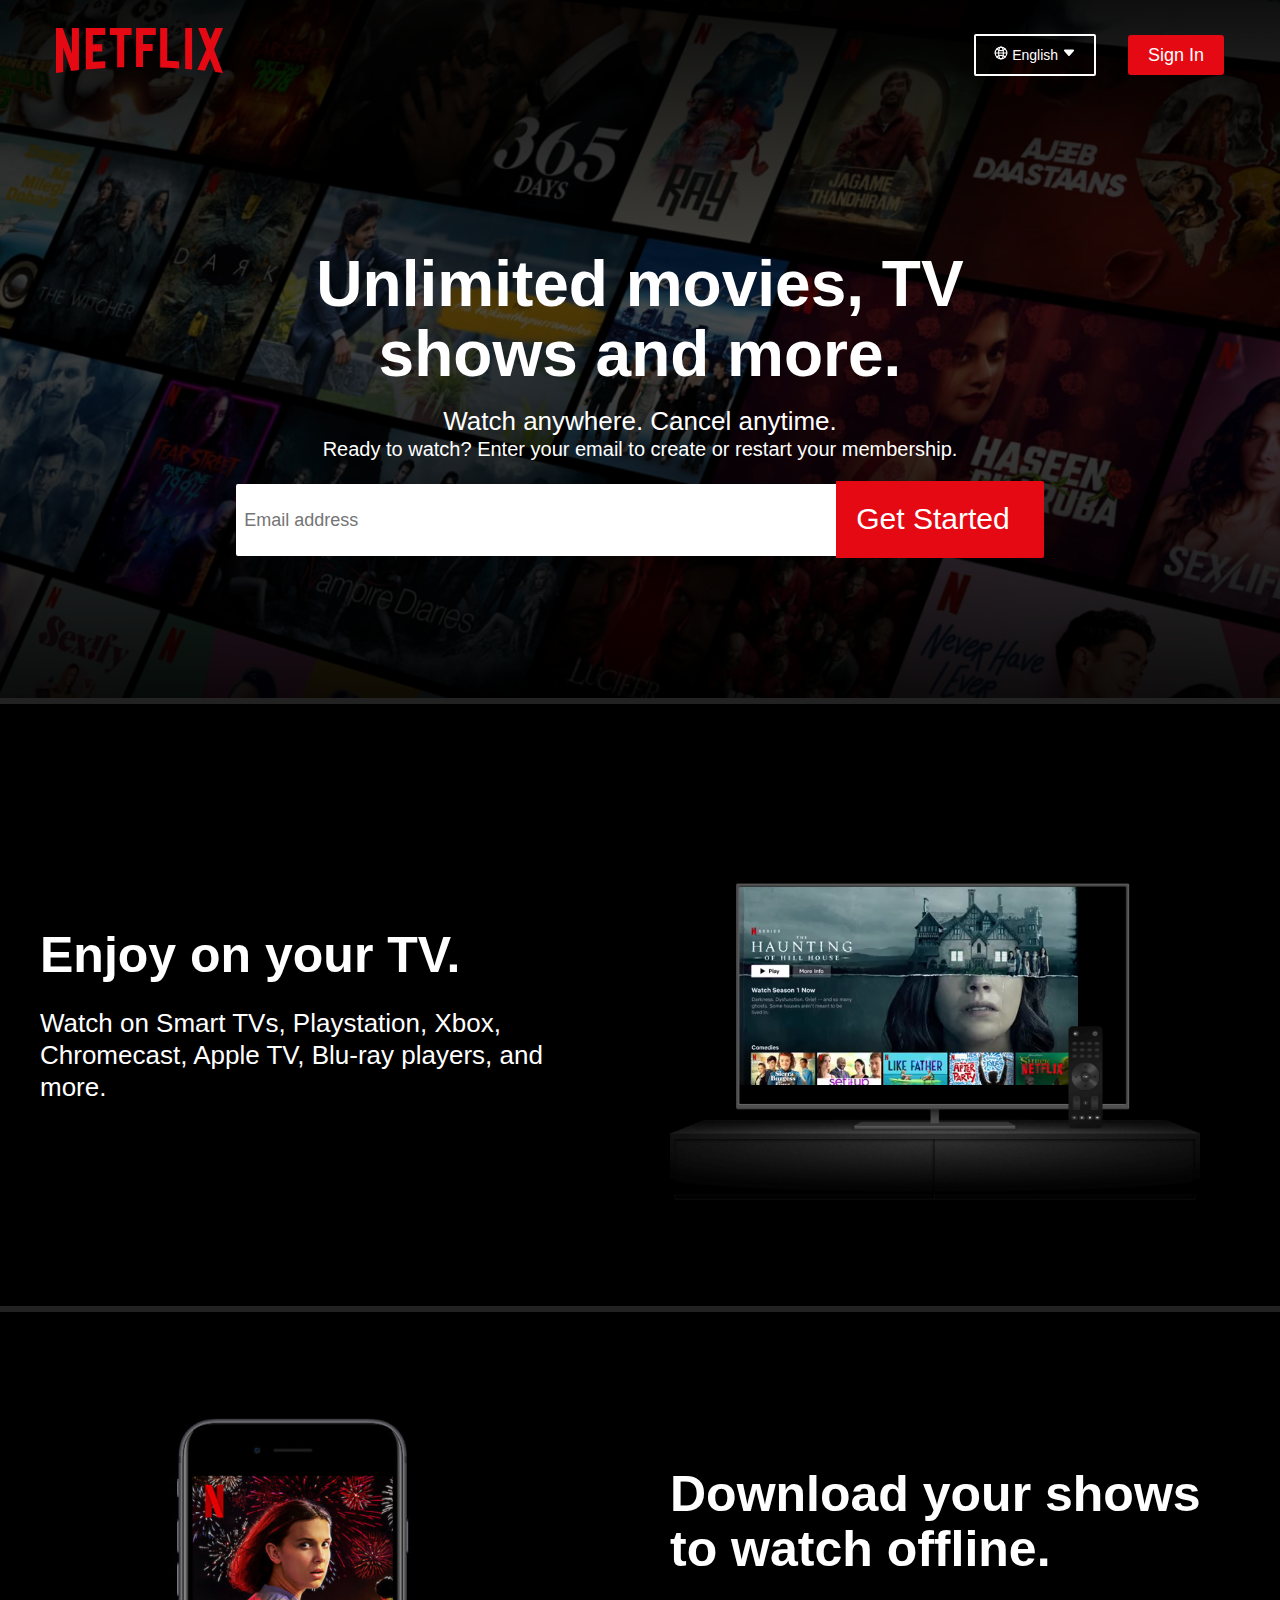
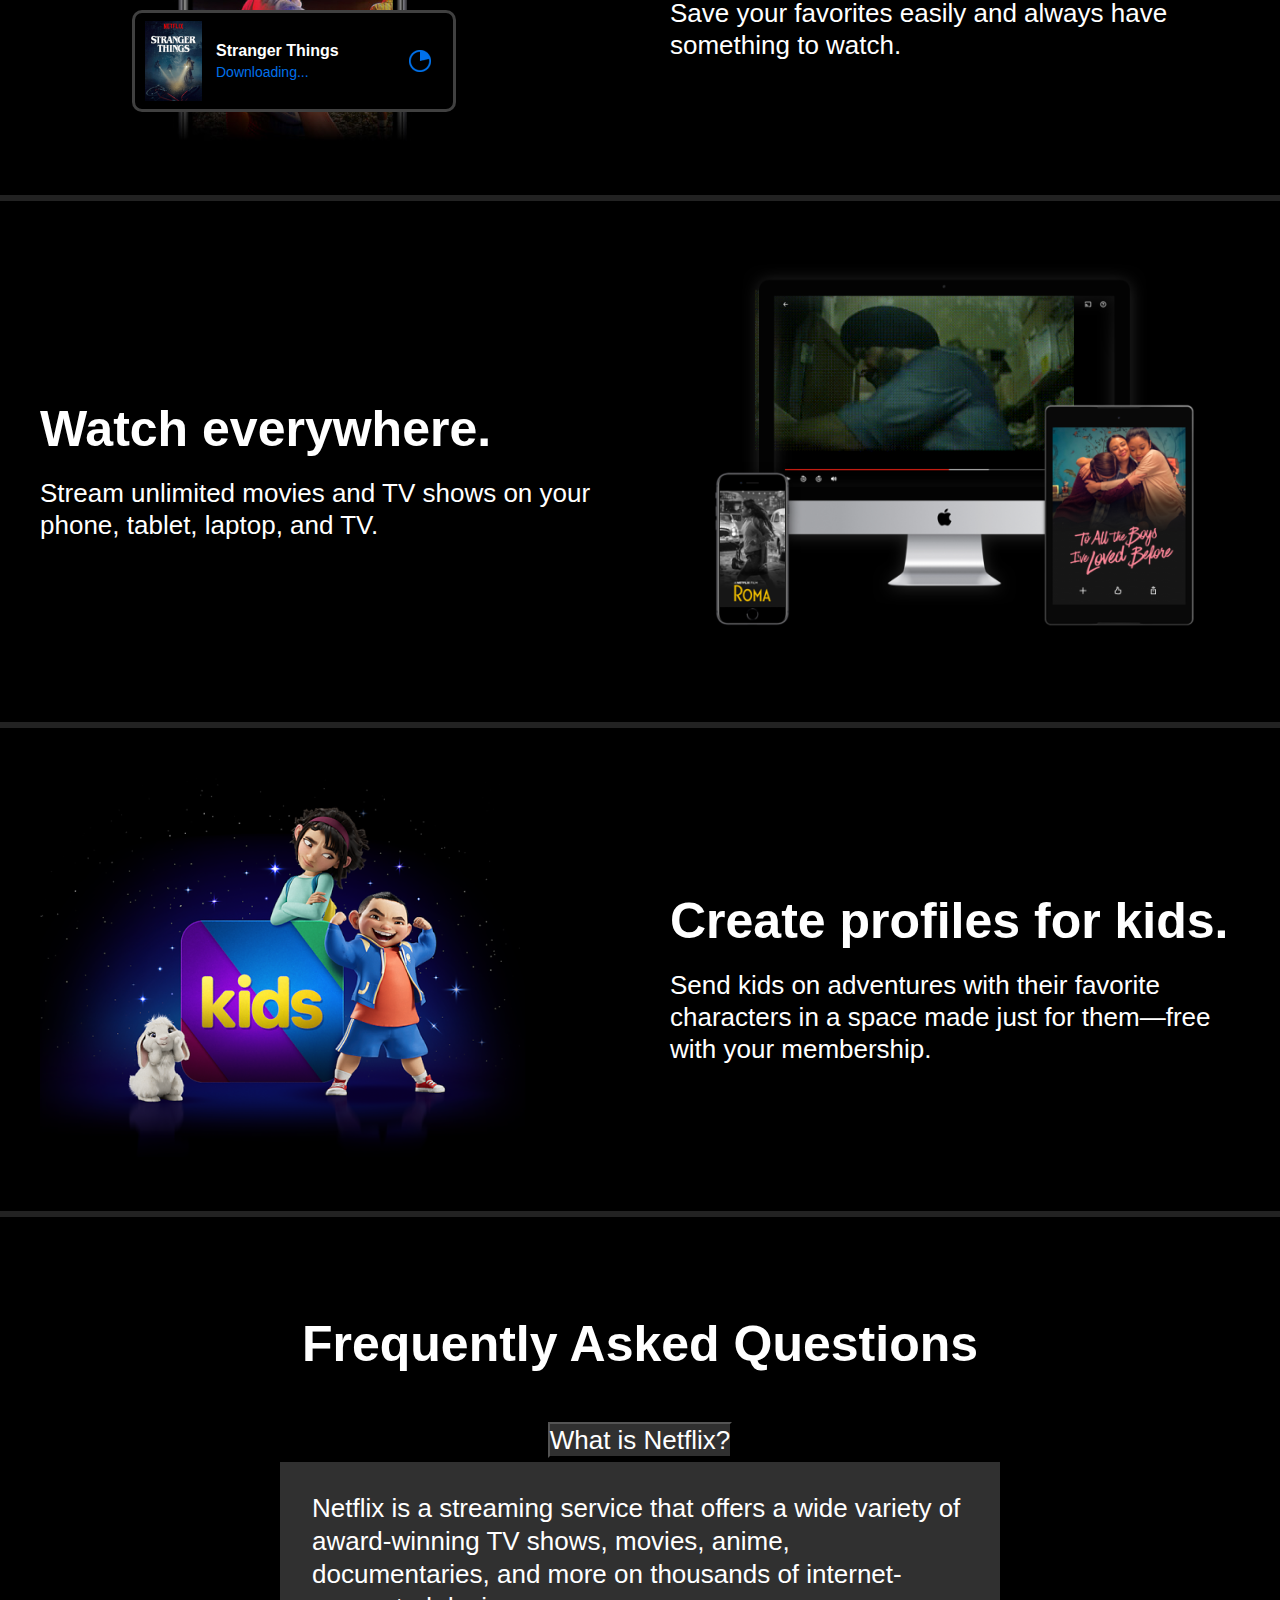
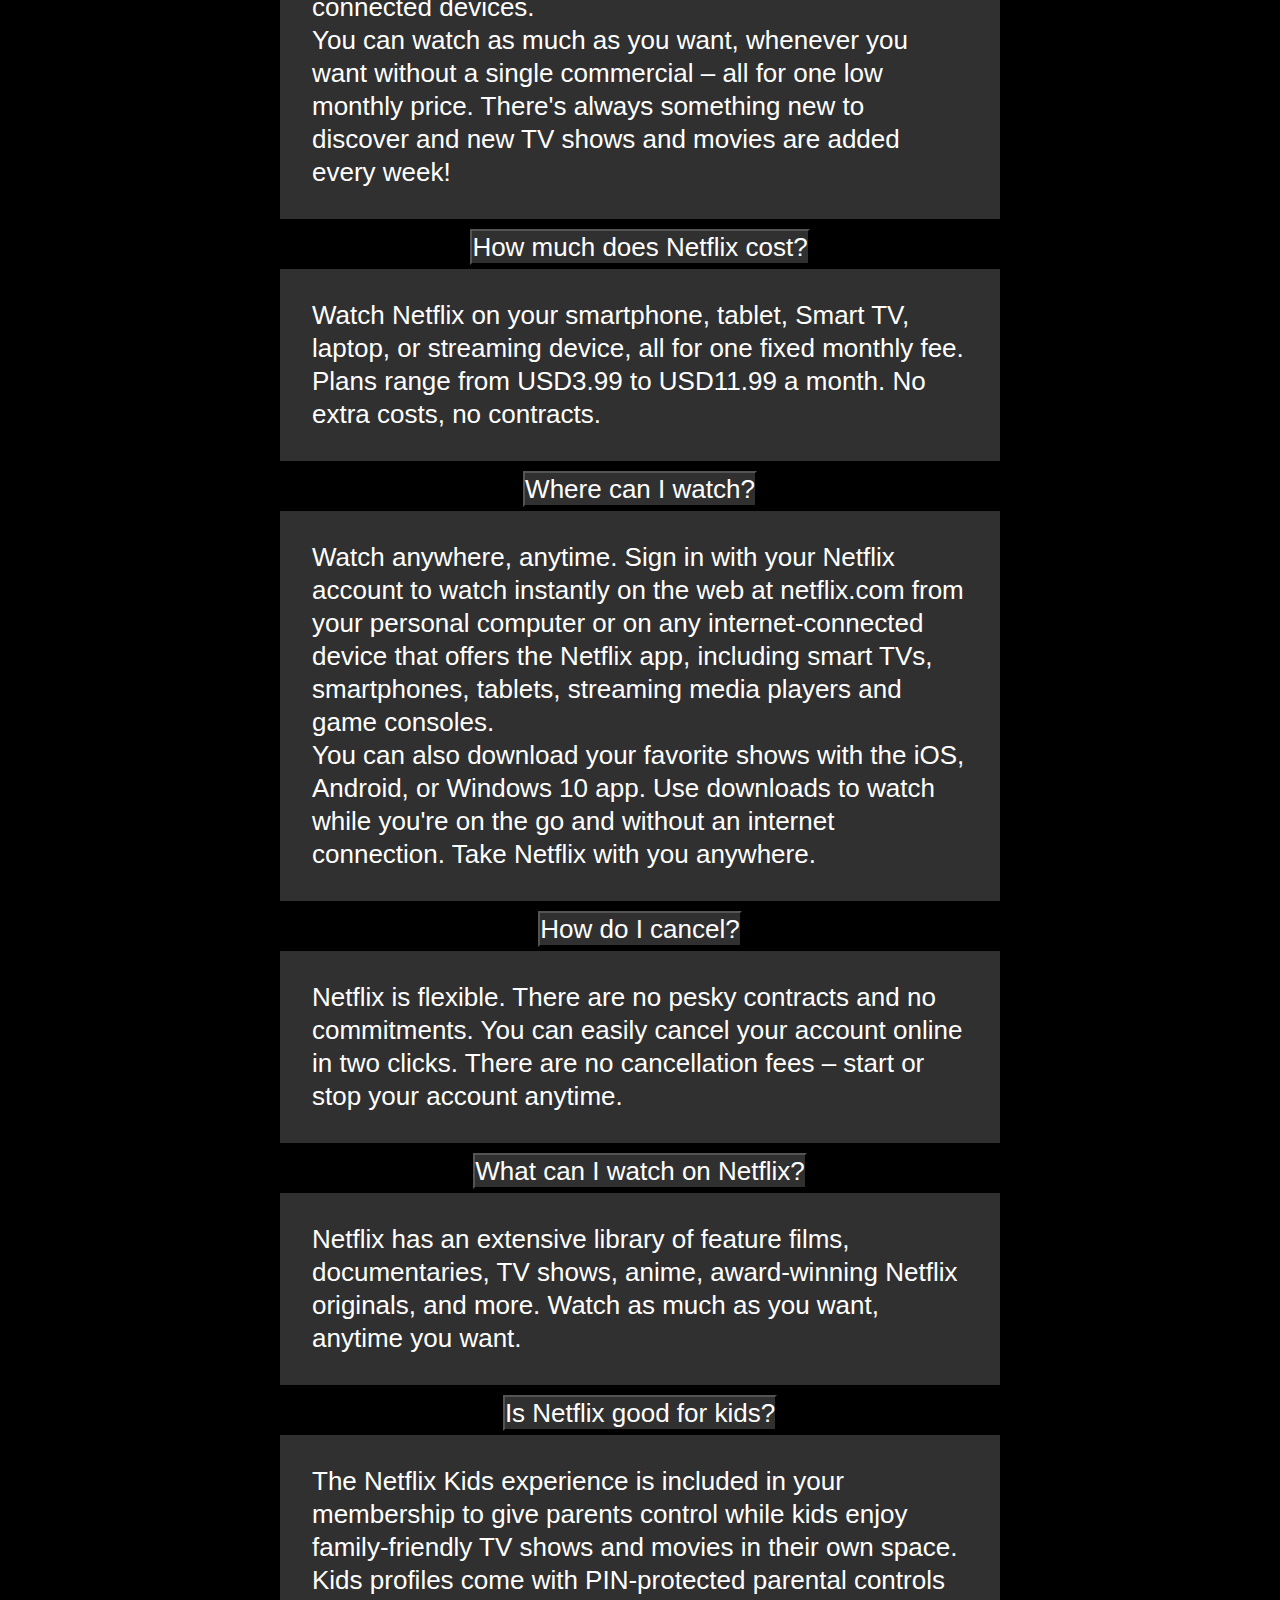
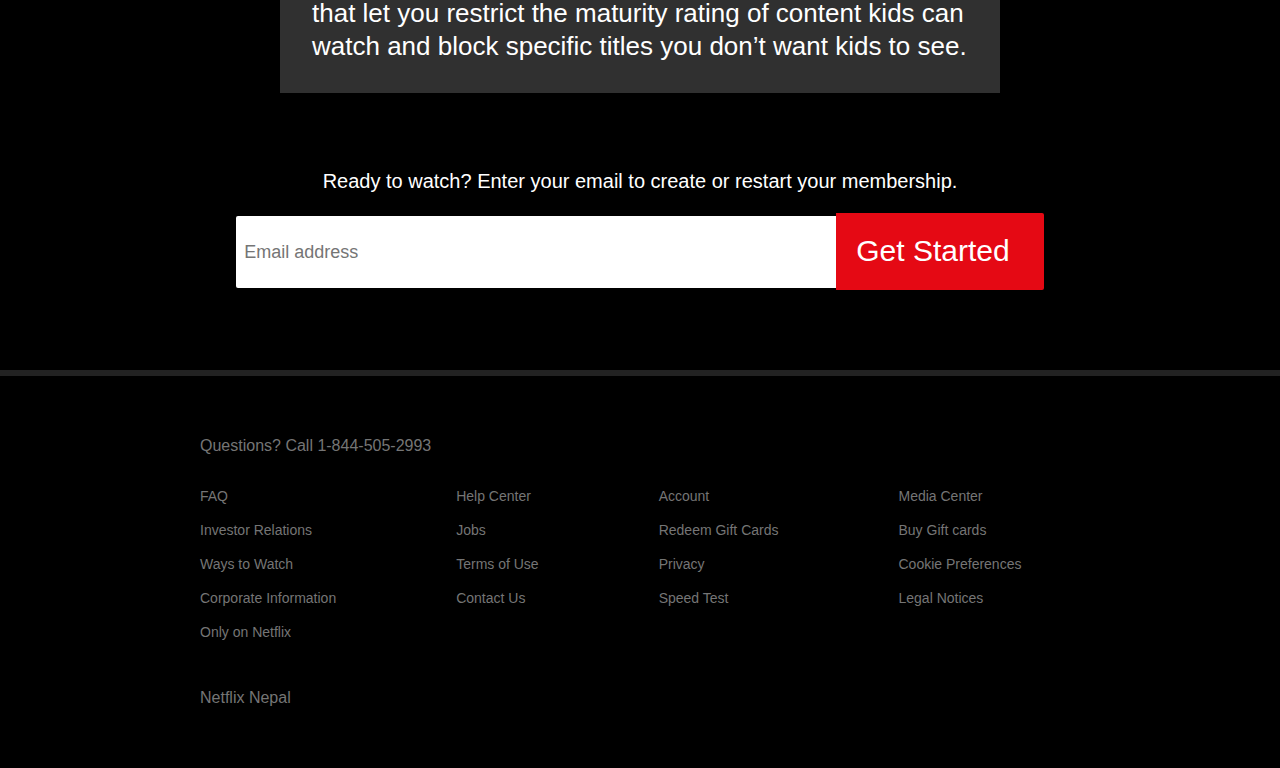
<file: index.html>
<!DOCTYPE html>
<html lang="en">

<head>
    <meta charset="UTF-8">
    <meta http-equiv="X-UA-Compatible" content="IE=edge">
    <meta name="viewport" content="width=device-width, initial-scale=1.0">
    <title>Myflix Nepal</title>
    <link rel="stylesheet" href="style.css">
    <link rel="stylesheet" href="https://use.fontawesome.com/releases/v5.15.4/css/all.css"
        integrity="sha384-DyZ88mC6Up2uqS4h/KRgHuoeGwBcD4Ng9SiP4dIRy0EXTlnuz47vAwmeGwVChigm" crossorigin="anonymous">
        
    <!-- favicon -->
    <link rel="shortcut icon" href="images/favicon.png" type="image/png">

    <!-- bootstrap -->
    <!-- Bootstrap CSS -->
    <link href="https://cdn.jsdelivr.net/npm/bootstrap@5.1.3/dist/css/bootstrap.min.css" rel="stylesheet"
        integrity="sha384-1BmE4kWBq78iYhFldvKuhfTAU6auU8tT94WrHftjDbrCEXSU1oBoqyl2QvZ6jIW3" crossorigin="anonymous">

</head>

<body>
    <header class="header">
        <div class="container">
            <!-- navbar -->
            <nav class="navbar-contents">
                <div class="navbar-logo">
                    <a href="./index.html"><img src="logos/netflix-logo.svg" alt="" class="logo img-responsive"></a>
                </div>
                <div class="navbar-links">
                    <a href="#" class="language-selector">
                        <img src="logos/nav_outline_earth.svg" alt=""> English <img src="logos/nav-down-fill.svg"
                            alt="">
                    </a>
                    <a href="./signin.html" class="sign-in">Sign In</a>
                </div>
            </nav>
            <!-- hero -->
            <div class="hero">
                <div class="hero-contents">
                    <h1 class="title">Unlimited movies, TV shows and more.</h1>
                    <p class="feature-discription">Watch anywhere. Cancel anytime.</p>
                    <p class="sub-title">Ready to watch? Enter your email to create or restart your membership.</p>
                    <div class="input-btn">
                        <input type="Email" class="input" placeholder="Email address">
                        <a href="" class="btnn">Get Started<i class="fas fa-chevron-right"></i></a>
                    </div>
                </div>
            </div>
        </div>
    </header>
    <hr class="seperator">
    <!-- section - 1-->
    <section class="features">
        <div class="container">
            <div class="features-contents">
                <!-- feature-1 -->
                <div class="features">
                    <div class="feature-info">
                        <h2 class="feature-title">Enjoy on your TV.</h2>
                        <p class="feature-discription">Watch on Smart TVs, Playstation, Xbox, Chromecast, Apple TV,
                            Blu-ray
                            players, and more.</p>
                    </div>
                    <div class="feature-img">
                        <img src="images/sec-1-img.png" alt="" class="img-responsive feature-img-main">
                        <video class="feature-img-vid" autoplay loop> 
                            <source src="./video/video-tv-0819.m4v" type="video/mp4">
                        </video>
                    </div>
                </div>
            </div>
        </div>
    </section>
    <hr class="seperator features-seperator">
    <!-- section 2 -->
    <section>
        <div class="container">
            <div class="features-contents">
                <!-- feature-2 -->
                <div class="features reverse">
                    <div class="feature-info">
                        <h3 class="feature-title">Download your shows to watch offline.</h3>
                        <p class="feature-discription">Save your favorites easily and always have something to watch.
                        </p>
                    </div>
                    <div class="feature-img">
                        <img src="images/sec-2-mob-main.png" alt="" class="img-responsive">
                        <div class="card-items">
                            <img src="images/sec-mob-no-2.png" alt="">
                            <div class="card-block">
                                <p class="card-title">Stranger Things</p>
                                <p class="card-download">Downloading...</p>
                            </div>
                            <img src="images/download-icon.png" alt="" class="download-icon">
                        </div>
                    </div>
                </div>
            </div>
        </div>
    </section>
    <hr class="seperator features-seperator">
    <!-- section-3 -->
    <section>
        <div class="container">
            <div class="features-contents">
                <!-- feature-2 -->
                <div class="features">
                    <div class="feature-info">
                        <h4 class="feature-title">Watch everywhere.</h4>
                        <p class="feature-discription">Stream unlimited movies and TV shows on your phone, tablet,
                            laptop, and TV.</p>
                    </div>
                    <div class="feature-img">
                        <img src="images/sec-3-pc.png" alt="" class="img-responsive feature-img-main">
                        <img src="images/sec-3-pc-img.png" alt="" class="img-responsive feature-img-mac-pic">
                    </div>
                </div>
            </div>
        </div>
    </section>
    <hr class="seperator features-seperator">
    <!-- section-4 -->
    <section>
        <div class="container">
            <div class="features-contents">
                <!-- feature-2 -->
                <div class="features reverse">
                    <div class="feature-info">
                        <h5 class="feature-title">Create profiles for kids.</h5>
                        <p class="feature-discription">Send kids on adventures with their favorite characters in a space
                            made just for them—free with your membership.</p>
                    </div>
                    <div class="feature-img">
                        <img src="images/sec-4-img.png" alt="" class="img-responsive">
                    </div>
                </div>
            </div>
        </div>
    </section>
    <hr class="seperator features-seperator">
    <!-- frequently asked questions section -->
    <section class="faq">
        <div class="container">
            <div class="accordion faq-contents" id="accordionExample">
                <h6 class="feature-title">Frequently Asked Questions</h6>
                <div class="accordion-item">
                    <h2 class="accordion-header" id="headingOne">
                        <button class="accordion-button " type="button" data-bs-toggle="collapse"
                            data-bs-target="#collapseOne" aria-expanded="true" aria-controls="collapseOne">
                            <p class="feature-discription"> What is Netflix?</p>
                        </button>
                    </h2>
                    <div id="collapseOne" class="accordion-collapse collapse" aria-labelledby="headingOne"
                        data-bs-parent="#accordionExample">
                        <div class="accordion-body">
                            <div class="accordion-body-content">
                                <p>Netflix is a streaming service that offers a wide variety of award-winning TV shows,
                                    movies, anime, documentaries, and more on thousands of internet-connected devices.</p>

                                <p>You can watch as much as you want, whenever you want without a single commercial – all
                                    for one low monthly price. There's always something new to discover and new TV shows and
                                    movies are added every week!</p>
                            </div>
                        </div>
                    </div>
                </div>
                <div class="accordion-item">
                    <h2 class="accordion-header" id="headingTwo">
                        <button class="accordion-button collapsed" type="button" data-bs-toggle="collapse"
                            data-bs-target="#collapseTwo" aria-expanded="false" aria-controls="collapseTwo">
                            <p class="feature-discription">How much does Netflix cost?</p>
                        </button>
                    </h2>
                    <div id="collapseTwo" class="accordion-collapse collapse" aria-labelledby="headingTwo"
                        data-bs-parent="#accordionExample">
                        <div class="accordion-body">
                            <div class="accordion-body-content">
                                Watch Netflix on your smartphone, tablet, Smart TV, laptop, or streaming device, all for
                                one fixed monthly fee. Plans range from USD3.99 to USD11.99 a month. No extra costs, no
                                contracts.
                            </div>
                        </div>
                    </div>
                </div>
                <div class="accordion-item">
                    <h2 class="accordion-header" id="headingThree">
                        <button class="accordion-button collapsed" type="button" data-bs-toggle="collapse"
                            data-bs-target="#collapseThree" aria-expanded="false" aria-controls="collapseThree">
                            <p class="feature-discription">Where can I watch?</p>
                        </button>
                    </h2>
                    <div id="collapseThree" class="accordion-collapse collapse" aria-labelledby="headingThree"
                        data-bs-parent="#accordionExample">
                        <div class="accordion-body">
                            <div class="accordion-body-content">
                               <p> Watch anywhere, anytime. Sign in with your Netflix account to watch instantly on the web
                                at netflix.com from your personal computer or on any internet-connected device that
                                offers the Netflix app, including smart TVs, smartphones, tablets, streaming media
                                players and game consoles.</p>

                                <p>You can also download your favorite shows with the iOS, Android, or Windows 10 app. Use
                                    downloads to watch while you're on the go and without an internet connection. Take
                                    Netflix with you anywhere.</p>
                            </div>
                        </div>
                    </div>
                </div>
                <div class="accordion-item">
                    <h2 class="accordion-header" id="headingFour">
                        <button class="accordion-button collapsed" type="button" data-bs-toggle="collapse"
                            data-bs-target="#collapseFour" aria-expanded="false" aria-controls="collapseFour">
                            <p class="feature-discription">How do I cancel?</p>
                        </button>
                    </h2>
                    <div id="collapseFour" class="accordion-collapse collapse" aria-labelledby="headingFour"
                        data-bs-parent="#accordionExample">
                        <div class="accordion-body">
                            <div class="accordion-body-content">
                                Netflix is flexible. There are no pesky contracts and no commitments. You can easily
                                cancel your account online in two clicks. There are no cancellation fees – start or stop
                                your account anytime.
                            </div>
                        </div>
                    </div>
                </div>
                <div class="accordion-item">
                    <h2 class="accordion-header" id="headingFive">
                        <button class="accordion-button collapsed" type="button" data-bs-toggle="collapse"
                            data-bs-target="#collapseFive" aria-expanded="false" aria-controls="collapseFive">
                            <p class="feature-discription">What can I watch on Netflix?</p>
                        </button>
                    </h2>
                    <div id="collapseFive" class="accordion-collapse collapse" aria-labelledby="headingFive"
                        data-bs-parent="#accordionExample">
                        <div class="accordion-body">
                            <div class="accordion-body-content">
                                Netflix has an extensive library of feature films, documentaries, TV shows, anime,
                                award-winning Netflix originals, and more. Watch as much as you want, anytime you want.
                            </div>
                        </div>
                    </div>
                </div>
                <div class="accordion-item">
                    <h2 class="accordion-header" id="headingSix">
                        <button class="accordion-button collapsed" type="button" data-bs-toggle="collapse"
                            data-bs-target="#collapseSix" aria-expanded="false" aria-controls="collapseSix">
                            <p class="feature-discription">Is Netflix good for kids?</p>
                        </button>
                    </h2>
                    <div id="collapseSix" class="accordion-collapse collapse" aria-labelledby="headingSix"
                        data-bs-parent="#accordionExample">
                        <div class="accordion-body">
                            <div class="accordion-body-content">
                                <p>The Netflix Kids experience is included in your membership to give parents control while
                                    kids enjoy family-friendly TV shows and movies in their own space.</p>
                                <p>Kids profiles come with PIN-protected parental controls that let you restrict the
                                    maturity rating of content kids can watch and block specific titles you don’t want kids
                                    to see.</p>
                            </div>
                        </div>
                    </div>
                </div>
                <div class="faq-input">
                    <p class="sub-title">Ready to watch? Enter your email to create or restart your membership.</p>
                    <div class="input-btn">
                        <input type="Email" class="input" placeholder="Email address">
                        <a href="" class="btnn">Get Started<i class="fas fa-chevron-right"></i></a>
                    </div>
                </div>
            </div>
        </div>
    </section>
    <hr class="seperator features-seperator">
    <!-- footer -->
    <footer class="footer">
        <div class="container">
            <div class="footer-contents">
                <a href="#" class="footer-contents-title">
                    <p>Questions? Call 1-844-505-2993</p>
                </a>
                <div class="footer-info">
                    <div class="footer-info-items">
                        <a href="#">
                            <p>FAQ</p>
                        </a>
                        <a href="#">
                            <p>Investor Relations</p>
                        </a>
                        <a href="#">
                            <p>Ways to Watch</p>
                        </a>
                        <a href="#">
                            <p>Corporate Information</p>
                        </a>
                        <a href="#">
                            <p>Only on Netflix</p>
                        </a>
                    </div>
                    <div class="footer-info-items">
                        <a href="#">
                            <p>Help Center</p>
                        </a>
                        <a href="#">
                            <p>Jobs</p>
                        </a>
                        <a href="#">
                            <p>Terms of Use</p>
                        </a>
                        <a href="#">
                            <p>Contact Us</p>
                        </a>
                    </div>
                    <div class="footer-info-items">
                        <a href="#">
                            <p>Account</p>
                        </a>
                        <a href="#">
                            <p>Redeem Gift Cards</p>
                        </a>
                        <a href="#">
                            <p>Privacy</p>
                        </a>
                        <a href="#">
                            <p>Speed Test</p>
                        </a>
                    </div>
                    <div class="footer-info-items">
                        <a href="#">
                            <p>Media Center</p>
                        </a>
                        <a href="#">
                            <p>Buy Gift cards</p>
                        </a>
                        <a href="#">
                            <p>Cookie Preferences</p>
                        </a>
                        <a href="#">
                            <p>Legal Notices</p>
                        </a>
                    </div>
                </div>
                <p class="footer-contents-title"> Netflix Nepal</p>
            </div>
        </div>
    </footer>
    </section>

    <!-- Option 1: Bootstrap Bundle with Popper -->
    <script src="https://cdn.jsdelivr.net/npm/bootstrap@5.1.3/dist/js/bootstrap.bundle.min.js"
        integrity="sha384-ka7Sk0Gln4gmtz2MlQnikT1wXgYsOg+OMhuP+IlRH9sENBO0LRn5q+8nbTov4+1p"
        crossorigin="anonymous"></script>

    <script src="script.js"></script>
</body>

</html>
</file>
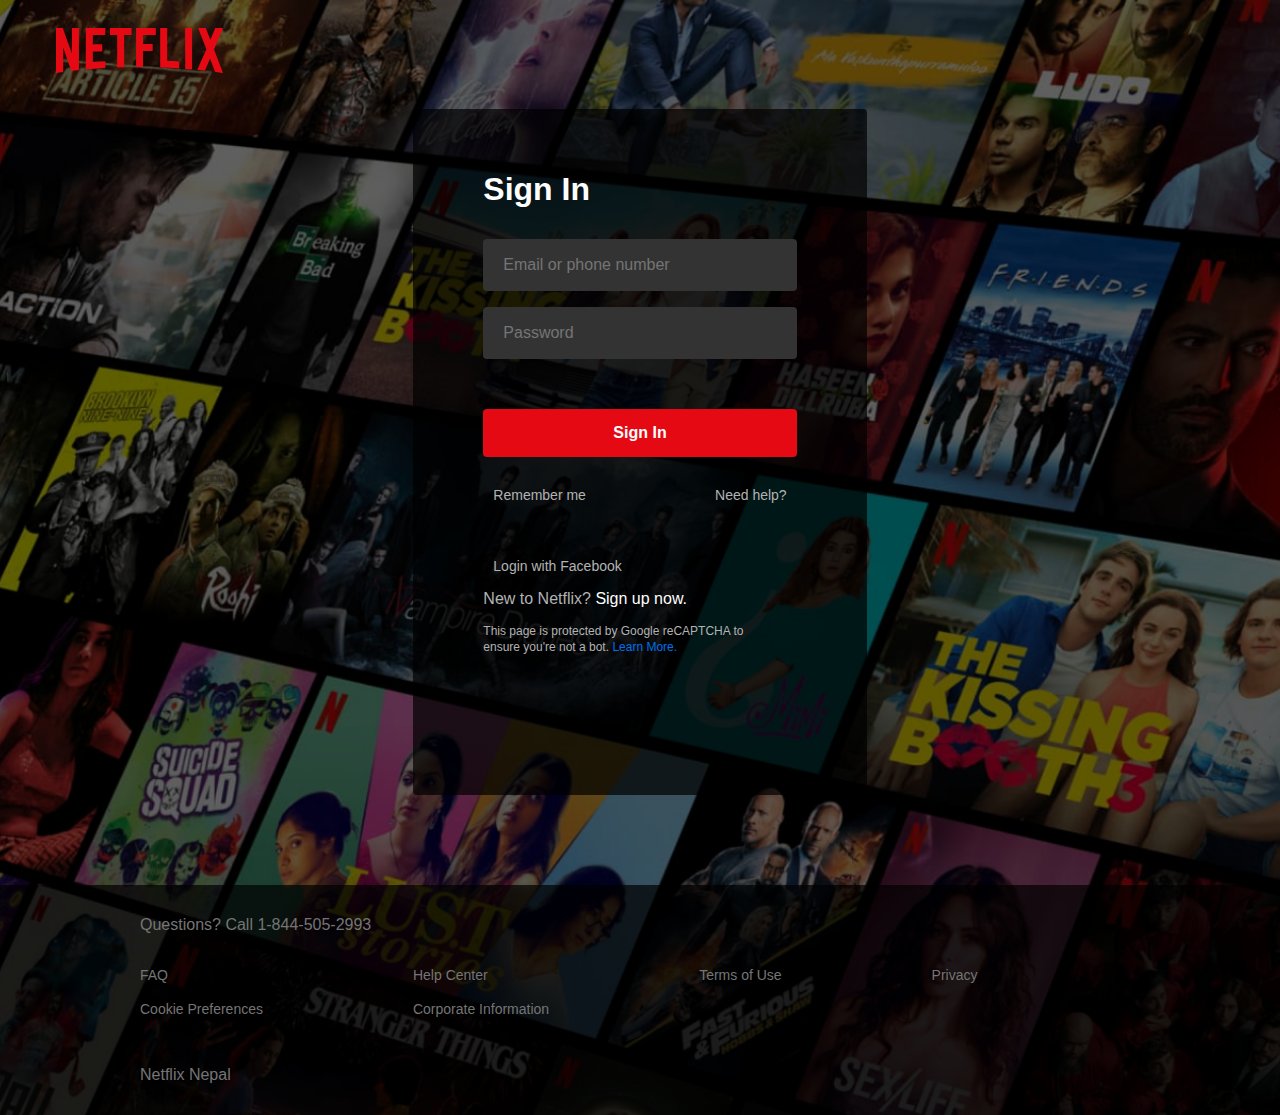
<file: signin.html>
<!DOCTYPE html>
<html lang="en">
  <head>
    <meta charset="UTF-8" />
    <meta http-equiv="X-UA-Compatible" content="IE=edge" />
    <meta name="viewport" content="width=device-width, initial-scale=1.0" />
    <title>Myflix</title>
    <link rel="stylesheet" href="style.css" />
    <link
      rel="stylesheet"
      href="https://use.fontawesome.com/releases/v5.15.4/css/all.css"
      integrity="sha384-DyZ88mC6Up2uqS4h/KRgHuoeGwBcD4Ng9SiP4dIRy0EXTlnuz47vAwmeGwVChigm"
      crossorigin="anonymous"
    />
    <link rel="shortcut icon" href="images/" type="image/png" />

    <!-- favicon -->
    <link rel="shortcut icon" href="images/favicon.png" type="image/png" />
  </head>

  <body class="sign-up_page_body">
    <header class="sign-in_page-header">
      <div class="container">
        <div class="header-contents">
          <!-- nav-bar -->
          <div class="navbar-contents sign-in_page_navbar-contents">
            <div class="navbar-logo">
              <a href="./index.html"
                ><img
                  src="logos/netflix-logo.svg"
                  alt=""
                  class="logo img-responsive"
              /></a>
            </div>
          </div>
          <!-- sifn-up-page-hero -->
          <div class="sign-in_page">
            <div class="sign-in_page_contents">
              <h1 class="sign-in-title">Sign In</h1>
              <div class="sign-in_inputs">
                <input
                  type="text"
                  placeholder="Email or phone number"
                  class="sign-in_input"
                  required
                />
                <input
                  type="password"
                  placeholder="Password"
                  class="sign-in_input"
                  required
                />
              </div>
              <div class="sign-in_btn-container">
                <a href="" class="sign-in_btn">Sign In</a>
              </div>
              <div class="sign-in_help">
                <a href="">Remember me</a>
                <a href="">Need help?</a>
              </div>
              <div class="sign-in_contact">
                <div class="sign-in_contact_facebook">
                  <i class="fab fa-facebook-square"></i>
                  <a href="https://www.facebook.com">Login with Facebook</a>
                </div>
                <div class="sign-in_contact_signup">
                  <p>New to Netflix? <a href="">Sign up now.</a></p>
                </div>
                <p class="sign-in_about">
                  This page is protected by Google reCAPTCHA to ensure you're
                  not a bot. <a href="">Learn More.</a>
                </p>
              </div>
            </div>
          </div>
        </div>
      </div>
    </header>

    <footer class="sign-up_page-footer">
      <div class="container footer-container">
        <div class="footer-contents">
          <a href="#" class="footer-contents-title">
            <p>Questions? Call 1-844-505-2993</p>
          </a>
          <div class="footer-info">
            <div class="footer-info-items">
              <a href="#">
                <p>FAQ</p>
              </a>
              <a href="#">
                <p>Cookie Preferences</p>
              </a>
            </div>
            <div class="footer-info-items">
              <a href="#">
                <p>Help Center</p>
              </a>
              <a href="#">
                <p>Corporate Information</p>
              </a>
            </div>
            <div class="footer-info-items">
              <a href="#">
                <p>Terms of Use</p>
              </a>
            </div>
            <div class="footer-info-items">
              <a href="#">
                <p>Privacy</p>
              </a>
            </div>
          </div>
          <p class="footer-contents-title">Netflix Nepal</p>
        </div>
      </div>
    </footer>
  </body>
</html>
</file>
<file: style.css>
:root {
  /* color */
  /* red */
  --color-primary-red: #e50914;
  --color-btn-hover: #e50914;
  --color-btn-active: #bb0a12;
  --color-btn-rest: #e50914;

  --color-primary-black: #000000;
  --color-header-bg: hsla(0, 0%, 0%, 0.7);

  --color-gray: #8c8c8c;
  --color-seperator: #222222;
  --color-footer-p: #757575;
  --color-sign-in-help: #b3b3b3;

  --color-primary-white: #ffffff;

  --color-main-blue: #0071eb;
  --color-main-orange: #ffa00a;
  --color-main-green: #5fa53f;

  --color-facebook: #4267b2;
}

* {
  margin: 0;
  padding: 0;
  box-sizing: border-box;
}

html,
body {
  background: var(--color-primary-black) !important;
  font-family: "Netflix sans", sans-serif;
}

.container {
  max-width: 1200px;
  margin: 0 auto !important;
}
.img-responsive {
  max-width: 100%;
  height: auto;
}
.seperator {
  height: 6px !important;
  background: var(--color-seperator);
  border: none;
  margin: 0;
  opacity: 1;
}

/* .........................header styling.................... */

.header {
  background: url(images/netflix-landingpage-img.png) no-repeat center center /
    cover;
  position: relative;
}
.header:after {
  content: " ";
  width: 100%;
  height: 100%;
  top: 0;
  left: 0;
  position: absolute;
  background: rgba(0, 0, 0, 0.6);
}
.header > .container {
  max-width: 1600px;
}

/* .........................navbar styling..................... */

.navbar-contents {
  display: flex;
  justify-content: space-between;
  padding: 28px 56px;
  z-index: 9999999;
}
.navbar-links {
  display: flex;
  text-align: center;
  gap: 32px;
  align-items: center;
}
.navbar-logo {
  z-index: 2;
}
.navbar-links > .language-selector {
  font-family: "Netflix Sans", sans-serif;
  font-size: 14px;
  font-weight: 400;
  line-height: 18px;
  color: var(--color-primary-white);
  border: 2px solid var(--color-primary-white);
  padding: 10px 18px;
  border-radius: 2px;
  text-decoration: none;
  z-index: 999;
}
.sign-in {
  font-family: "Netflix Sans", sans-serif;
  font-size: 18px;
  font-weight: 400;
  line-height: 20px;
  background: #e50914;
  color: var(--color-primary-white);
  padding: 10px 20px;
  border-radius: 3px;
  text-decoration: none;
  z-index: 99;
}
.sign-in:hover {
  color: white;
}

/* .......................hero-section styling........................... */
.hero {
  display: flex;
  justify-content: center;
  padding-block: 140px;
}
.hero-contents {
  display: flex;
  flex-direction: column;
  align-items: center;
  z-index: 99999;
  text-align: center;
}
.title {
  font-weight: 700;
  font-size: 64px;
  line-height: 70px;
  color: var(--color-primary-white);
  max-width: 20ch;
  margin-bottom: 16px;
}
.feature-discription {
  font-weight: 400;
  font-size: 26px;
  line-height: 32px;
  color: var(--color-primary-white);
}
.sub-title {
  font-weight: 500;
  font-size: 20px;
  line-height: 24px;
  color: var(--color-primary-white);
  margin-bottom: 20px;
}
.input-btn {
  display: flex;
  align-items: center;
  text-align: center;
}
.input {
  font-weight: 400;
  font-size: 18px;
  line-height: 20px;
  color: var(--color-gray);
  padding: 26px 360px 26px 8px;
  cursor: pointer;
  outline: none;
  border: none;
  border-radius: 2px 0 0 2px;
}
.btnn {
  font-weight: 400;
  font-size: 30px;
  line-height: 38px;
  color: var(--color-primary-white);
  text-decoration: none;
  background: var(--color-primary-red);
  padding: 19px 20px;
  text-align: center;
  outline: none;
  border: none;
  border-radius: 0 2px 2px 0;
}
.btnn:hover {
  color: var(--color-primary-white);
}
.btnn > i {
  font-size: 26px;
  color: var(--color-primary-white);
  margin-left: 14px;
}

/* ......................... section-1 feature styling.................... */

.features {
  display: flex;
  margin-block: 50px;
  align-items: center;
  gap: 60px;
}
.feature-info {
  width: 50%;
}
.feature-title {
  font-weight: 700;
  font-size: 50px;
  line-height: 55px;
  color: var(--color-primary-white);
  margin-block: 20px;
}
.feature-img {
  width: 50%;
  position: relative;
  z-index: 99999;
}
.feature-img > .feature-img-main {
  z-index: 2222222;
  position: relative;
}
.feature-img-vid {
  position: absolute;
  height: 217;
  width: 62%;
  top: 82px;
  right: 162px;
  z-index: 0;
}
main .container > .features-seperator {
  max-width: none;
}

/* ....................section-2 features styling........................... */
.reverse {
  flex-direction: row-reverse;
}
.card-items {
  position: absolute !important;
  top: 248px !important;
  left: 92px !important;
  padding: 8px 10px !important;
  border-radius: 10px !important;
  display: flex !important;
  background: var(--color-primary-black) !important;
  align-items: center !important;
  border: 3px solid rgba(255, 255, 255, 0.25) !important;
  width: 324px !important;
}
.card-block {
  background: var(--color-primary-black);
  margin-left: 14px;
}
.card-title {
  font-weight: 700;
  font-size: 16px;
  line-height: 20px;
  color: var(--color-primary-white);
  margin-bottom: 2px;
}
.card-download {
  font-weight: 400;
  font-size: 14px;
  line-height: 18px;
  color: var(--color-main-blue);
}
.download-icon {
  margin-left: auto;
}

/* ..........................section-3  styling.......................... */

.feature-img-mac-pic {
  width: 56%;
  top: 29px;
  position: absolute;
  right: 166px;
  z-index: 2222;
}

/* ....................frequently asked questions styling...................... */

.faq-contents {
  display: flex;
  flex-direction: column;
  justify-content: center;
  align-items: center;
  text-align: center;
  margin-block: 80px;
}
.faq-contents > .feature-title {
  margin-bottom: 50px;
}
.faq-contents-bars {
  margin-bottom: 60px;
}
.faq-contents-bar > .feature-discription {
  margin-bottom: 0;
}
.faq-contents-bar {
  width: 100%;
  background: #303030;
  display: flex;
  align-items: center;
  text-align: center;
  padding: 22px 20px;
  gap: 480px;
  margin-bottom: 10px;
  justify-content: space-between;
}
.faq-contents-bar > a > i {
  color: var(--color-primary-white);
  font-size: 20px;
  text-decoration: none;
}
.faq-input {
  margin-top: 66px;
  text-align: center;
}

/* ...................footer styling.............................. */

.sign-in_page-header > .container {
  max-width: 1600px;
}
.footer-contents {
  padding: 60px 160px;
}
.footer-contents > .footer-contents-title {
  font-weight: 400;
  font-size: 16px;
  line-height: 20px;
  color: var(--color-footer-p);
  text-decoration: none;
}

.footer-contents-title > p {
  margin-bottom: 30px;
  transition: all 0.5s ease;
}
.footer-contents > .footer-contents-title > p::after {
  content: "";
  width: 0;
  height: 2px;
  background: var(--color-footer-p);
  display: block;
}
.footer-contents > .footer-contents-title > p:hover::after {
  width: 23.5%;
}
.footer-info {
  display: flex;
  gap: 120px;
  margin-bottom: 30px;
}
.footer-info-items > a {
  font-weight: 400;
  font-size: 14px;
  line-height: 16px;
  color: var(--color-footer-p);
  cursor: pointer;
  text-decoration: none;
}
.footer-info-items a > p {
  margin-bottom: 18px;
}
.footer-info-items > a:hover {
  text-decoration: underline;
}

/* .......................Sign-in page Styling .........................*/

.sign-up_page_body {
  background: url(images/netflix-signup-landingpageimg.png) no-repeat center
    center / cover !important;
}
.sign-in_page_navbar-contents {
  margin-bottom: 0;
}
.sign-in_page-header:after {
  background: rgba(0, 0, 0, 0.2);
}
.sign-in_page {
  display: flex;
  justify-content: center;
  align-items: center;
  flex-direction: column;
  color: white;
}
.sign-in_page_contents {
  position: relative;
  z-index: 9999;
  background: rgba(0, 0, 0, 0.7);
  padding: 60px 70px 140px 70px;
  border-radius: 4px;
  margin-bottom: 90px;
}
.sign-in-title {
  font-weight: 700;
  font-size: 32px;
  line-height: 40px;
  margin-bottom: 30px;
  color: var(--color-primary-white);
}
.sign-in_inputs {
  display: flex;
  flex-direction: column;
  gap: 16px;
  margin-bottom: 50px;
}
.sign-in_input {
  background: #333333;
  border-radius: 4px;
  border: none;
  padding: 16px 20px;
  font-weight: 400;
  font-size: 16px;
  line-height: 20px;
  outline: none;
  color: var(--color-primary-white);
}
.sign-in_btn-container {
  margin-bottom: 30px;
  display: inline-block;
}
.sign-in_btn {
  display: inline-block;
  background: var(--color-btn-hover);
  text-decoration: none;
  padding: 16px 130px;
  text-align: center;
  color: var(--color-primary-white);
  font-weight: 700;
  font-size: 16px;
  line-height: 16px;
  width: 100%;
  border-radius: 4px;
}
.sign-in_help {
  padding: 0 10px;
  display: flex;
  justify-content: space-between;
  font-weight: 500;
  font-size: 14px;
  line-height: 16px;
  border-radius: 4px;
  margin-bottom: 56px;
}
.sign-in_help > a {
  text-decoration: none;
  color: var(--color-sign-in-help);
}
.sign-in_contact_facebook {
  display: flex;
  gap: 10px;
  align-items: center;
  margin-bottom: 16px;
}
.sign-in_contact_facebook > i {
  font-size: 20px;
  color: var(--color-facebook);
}
.sign-in_contact_facebook > a {
  font-weight: 500;
  font-size: 14px;
  line-height: 14px;
  text-decoration: none;
  cursor: pointer;
  color: var(--color-sign-in-help);
}
.sign-in_contact_signup {
  font-weight: 500;
  font-size: 16px;
  line-height: 20px;
  color: var(--color-sign-in-help);
  margin-bottom: 14px;
}
.sign-in_contact_signup > p > a {
  text-decoration: none;
  color: var(--color-primary-white);
}
.sign-in_contact_signup > p > a:hover {
  text-decoration: underline;
}
.sign-in_about {
  font-weight: 500;
  font-size: 12px;
  line-height: 16px;
  max-width: 40ch;
  color: var(--color-sign-in-help);
}
.sign-in_about > a {
  color: var(--color-main-blue);
  text-decoration: none;
}
.sign-in_about > a:hover {
  text-decoration: underline;
}
.sign-up_page-footer {
  background: rgba(0, 0, 0, 0.7);
}
.sign-up_page-footer > .container {
  margin: 0 auto;
}
.sign-up_page-footer > .container > .footer-contents {
  padding: 30px 100px;
}
.sign-up_page-footer .container .footer-contents > .footer-info {
  gap: 150px;
}

/* .......................CSS STYLING ENDS...................... */

/* nav-toggler_show-hide css start */

.nav-toggler_show-hide {
  border: none;
  padding: 5px;
  background-color: transparent;
  cursor: pointer;
  height: 39px;
  /* display: none; */
}
.nav-toggler_show-hide span {
  border: 0;
  outline: none;
}
.nav-toggler_show-hide span:before,
.nav-toggler_show-hide span:after {
  width: 28px;
  height: 3px;
  background-color: #fff;
  display: block;
  transition: 0.3s;
}
.nav-toggler_show-hide span:before {
  content: "";
  transform: translateY(0px) rotate(90deg);
}
.nav-toggler_show-hide span:after {
  content: "";
  transform: translateY(-2px);
}
.nav-toggler_show-hide.toggler-open span:before {
  transform: translateY(0px) rotate(45deg);
}
.nav-toggler_show-hide.toggler-open span:after {
  transform: translateY(-3px) rotate(-45deg);
}
/* nav-toggler_show-hide css ends */

/* bootstrap override codes........................ */

h2 {
  border-bottom: 4px solid #000000 !important;
}
#headingOne > button {
  margin-left: 0;
  background: #303030;
}
#headingTwo > button {
  margin-left: 0;
  background: #303030;
}
#headingThree > button {
  margin-left: 0;
  background: #303030;
}
#headingFour > button {
  margin-left: 0;
  background: #303030;
}
#headingFive > button {
  margin-left: 0;
  background: #303030;
}
#headingSix > button {
  margin-left: 0;
  background: #303030;
}
.accordion-item {
  margin-bottom: 10px;
  width: 60%;
}
.accordion-body {
  background: #303030;
  padding: 30px 32px;
}
.accordion-body-content {
  font-size: 26px;
  font-style: normal;
  font-weight: 400;
  line-height: 33px;
  color: #ffffff;
  text-align: start;
}
.accordion-item {
  border: none !important;
  background-color: none;
}
.accordion-item > h2 > button > p {
  margin-bottom: 0;
}
.accordion-collapse {
  background: #303030;
}
.accordion-button::after {
  margin-left: 0;
}

.accordion-button::after {
  background-image: url(images/plus.svg) !important;
}
.accordion-button:not(.collapsed)::after {
  background-image: url(images/cross.svg) !important ;
}
.accordion-button:focus {
  box-shadow: unset !important;
  border-color: unset !important;
}

/* ......................Media Queries Starts..........................  */

/* media queries for Ipad & Tablet  */

@media screen and (max-width: 768px) {
  .container {
    max-width: 720px;
  }
  .navbar-contents {
    padding: 28px 40px;
  }
  .title {
    font-size: 56px;
    line-height: 60px;
  }
  .feature-discription {
    margin-bottom: 15px;
  }
  .sub-title {
    border-radius: 4px;
    max-width: 36ch;
    margin-bottom: 20px !important;
    margin: auto;
  }
  .input-btn {
    flex-direction: column;
    border-radius: 4px;
  }
  .input {
    margin-bottom: 30px;
    padding: 20px 360px 20px 16px;
  }
  .btnn {
    padding: 10px 18px;
    font-size: 20px;
  }
  .features {
    flex-direction: column;
    text-align: center;
    gap: 20px;
  }
  .feature-info {
    width: 100%;
    text-align: center;
  }
  .feature-title {
    font-size: 42px;
    margin-block: 10px;
  }
  .feature-discription {
    font-size: 20px;
    max-width: 63ch;
  }
  .feature-img {
    width: 100%;
  }
  .feature-img-vid {
    width: 55%;
  }
  .card-items {
    width: 324px !important;
    left: 180px !important;
    top: 250px !important;
  }
  .footer-info {
    gap: 46px;
  }
  .footer-info-items a > p {
    margin-bottom: 24px;
  }
  .feature-img-mac-pic {
    width: 50%;
    right: 180px;
  }
  .faq-contents > .feature-title {
    margin-bottom: 25px;
  }
  .faq-contents-bar {
    padding: 10px 20px;
    gap: 280px;
  }
  .footer-info {
    margin-bottom: 15px;
  }
  .footer-contents {
    padding: 40px 60px;
  }
  .sign-in_page_navbar-contents {
    padding: 28px 20px 6px 20px;
  }
  .sign-up_page-footer > .container > .footer-contents {
    padding: 30px 16px;
  }
  .sign-up_page-footer .container .footer-contents > .footer-info {
    gap: 75px;
  }
  .sign-in_btn-container {
    display: block;
  }
  .sign-in_btn {
    display: block;
    padding: 16px 0;
  }
  /* bootstrap */
  .accordion-item {
    width: 88%;
  }
  .accordion-body-content {
    font-size: 20px;
  }
}

/* media queries for Mobile  */
@media screen and (max-width: 480px) {
  .container {
    max-width: 380px;
  }
  .seperator {
    height: 12px;
  }
  .navbar-contents {
    margin-bottom: 20px;
  }
  .navbar-logo > a > img {
    width: 70%;
  }
  .navbar-contents {
    padding: 14px 20px;
  }
  .navbar-links > .language-selector {
    display: none;
  }
  .sign-in {
    font-size: 14px;
    padding: 5px 10px;
  }
  .title {
    font-size: 30px;
    line-height: 30px;
  }
  .feature-discription {
    font-size: 18px;
    max-width: 50ch;
  }
  .sub-title {
    font-size: 18px;
    line-height: 20px;
    max-width: 34ch;
    margin-bottom: 10px;
    border-radius: 4px;
  }
  .input {
    padding: 12px 170px 12px 10px;
    font-size: 14px;
    margin-bottom: 16px;
  }
  .btnn {
    padding: 2px 16px;
    font-size: 14px;
    border-radius: 4px;
  }
  .btnn > i {
    font-size: 12px;
    margin-left: 10px;
  }
  .feature-title {
    font-size: 28px;
    line-height: 40px;
    margin-block: 5px;
  }
  .features {
    gap: 8px;
  }
  .feature-img-vid {
    width: 73%;
    top: 55px;
    right: 50px;
  }
  .card-items {
    width: 256px !important;
    left: 180px;
    top: 190px !important;
    left: 54px !important;
  }
  .card-block {
    text-align: start;
  }
  .card-title {
    margin-bottom: 0 !important;
  }
  .card-download {
    margin-bottom: 0 !important;
  }
  body
    > section:nth-child(5)
    > div
    > div
    > div
    > div.feature-img
    > div
    > img:nth-child(1) {
    width: 14%;
  }
  .faq-contents {
    margin-block: 50px;
  }
  .faq > .container {
    max-width: 1600px;
  }
  .faq-contents-bars {
    width: 100%;
  }
  .feature-img-mac-pic {
    width: 60%;
    right: 70px;
  }
  .footer-contents {
    padding: 50px 20px;
  }
  .faq-contents-bar {
    gap: 80px;
    padding: 10px 20px;
  }
  .faq-contents-bars {
    margin-bottom: 30px;
  }
  .footer-info {
    flex-wrap: wrap;
    gap: 0;
  }
  .footer-info-items {
    width: 50%;
  }
  .nav-toggler_show-hide span:before,
  .nav-toggler_show-hide span:after {
    width: 20px;
  }
  .sign-in_page_contents {
    padding: 0 20px;
    width: 100%;
  }
  .sign-in_page {
    border: 4px solid var(--color-seperator);
    border-left: 0;
    border-right: 0;
    border-top: 0;
  }
  .sign-up_page_body {
    background: none !important;
  }
  .sign-in_page_contents {
    margin-bottom: 120px;
  }
  .sign-in_page_navbar-contents > .navbar-logo > a > img {
    width: 50%;
  }
  .sign-in_page_navbar-contents {
    padding: 18px 0 0 18px;
  }
  .sign-in_help {
    margin-bottom: 30px;
  }
  .sign-in_contact_facebook {
    margin-bottom: 30px;
  }
  .sign-in_about {
    font-size: 13px;
    max-width: 52ch;
  }
  .sign-up_page-footer > .container > .footer-contents {
    padding: 30px 0px;
  }
  .sign-up_page-footer .container .footer-contents > .footer-info {
    gap: 0;
  }

  /* bootstrap */
  .accordion-item {
    width: 100%;
  }
  .accordion-body-content {
    font-size: 16px;
    line-height: 26px;
  }
}
</file>
